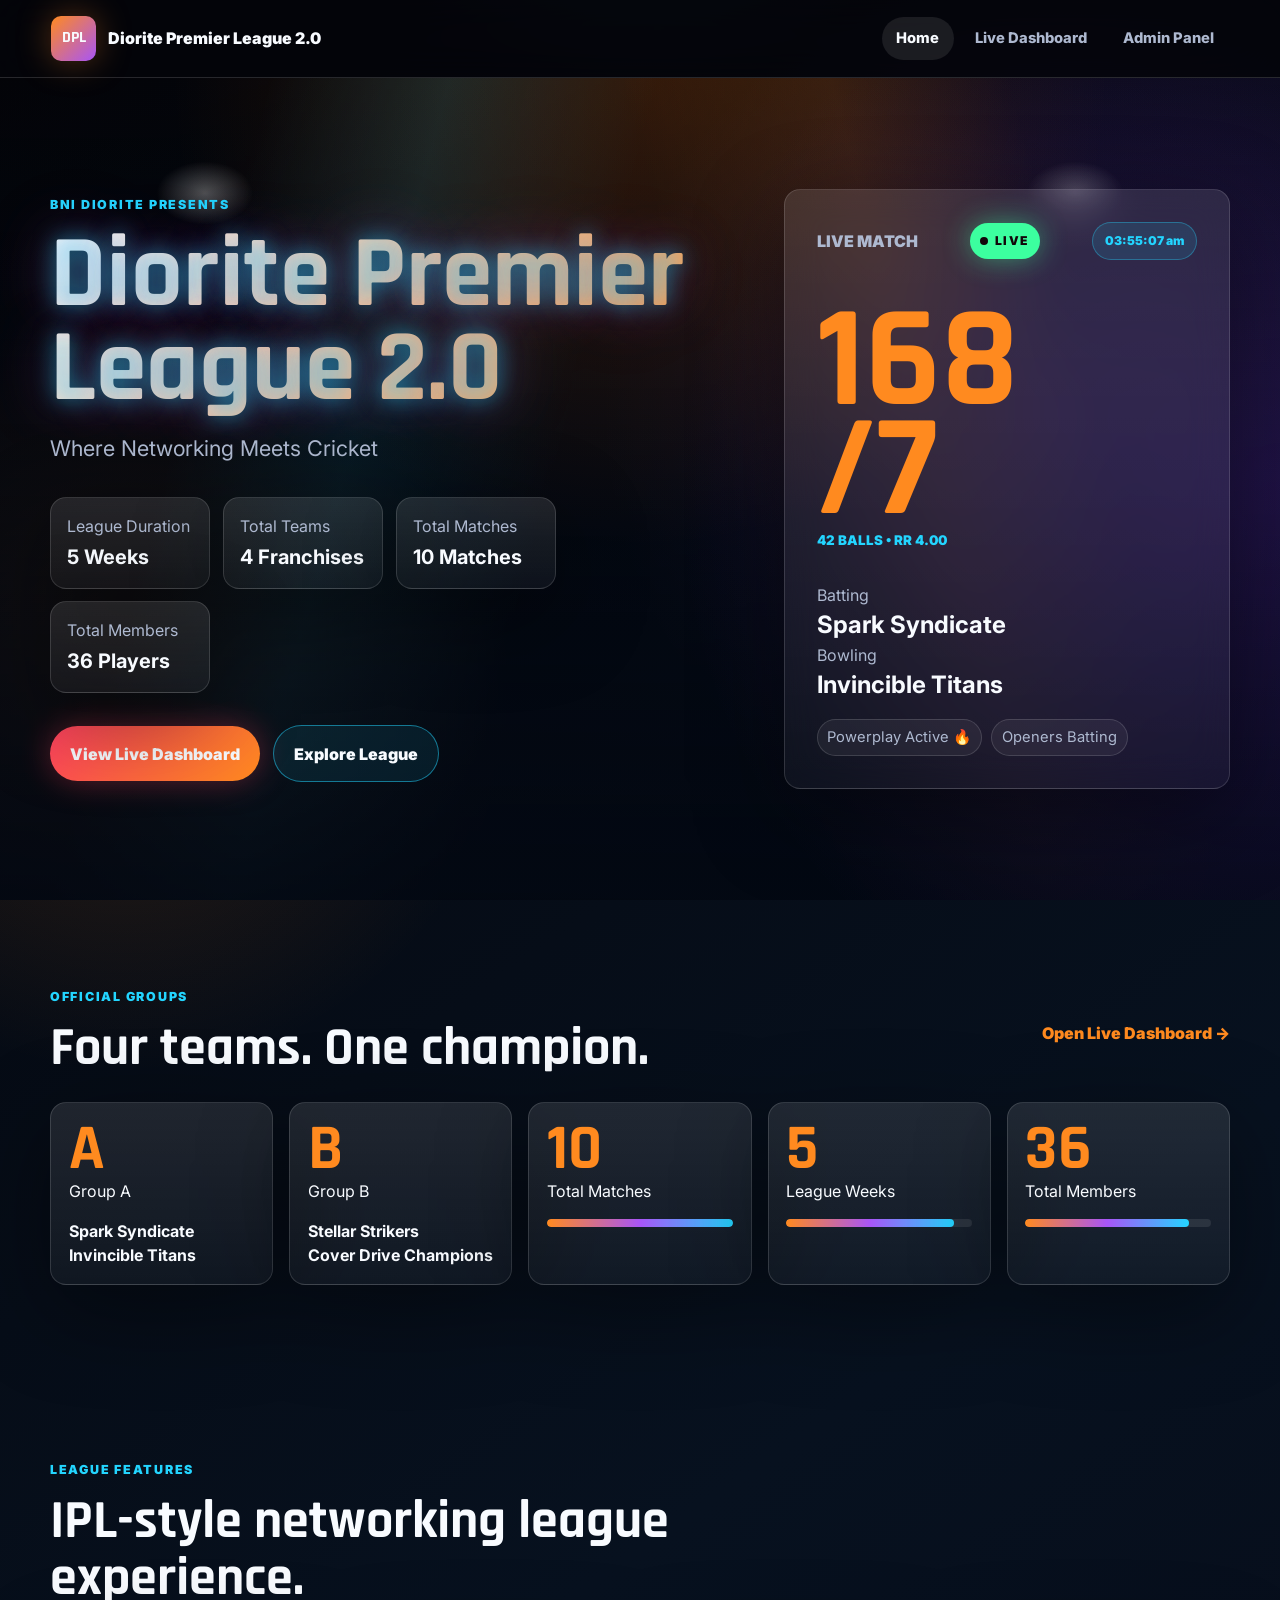
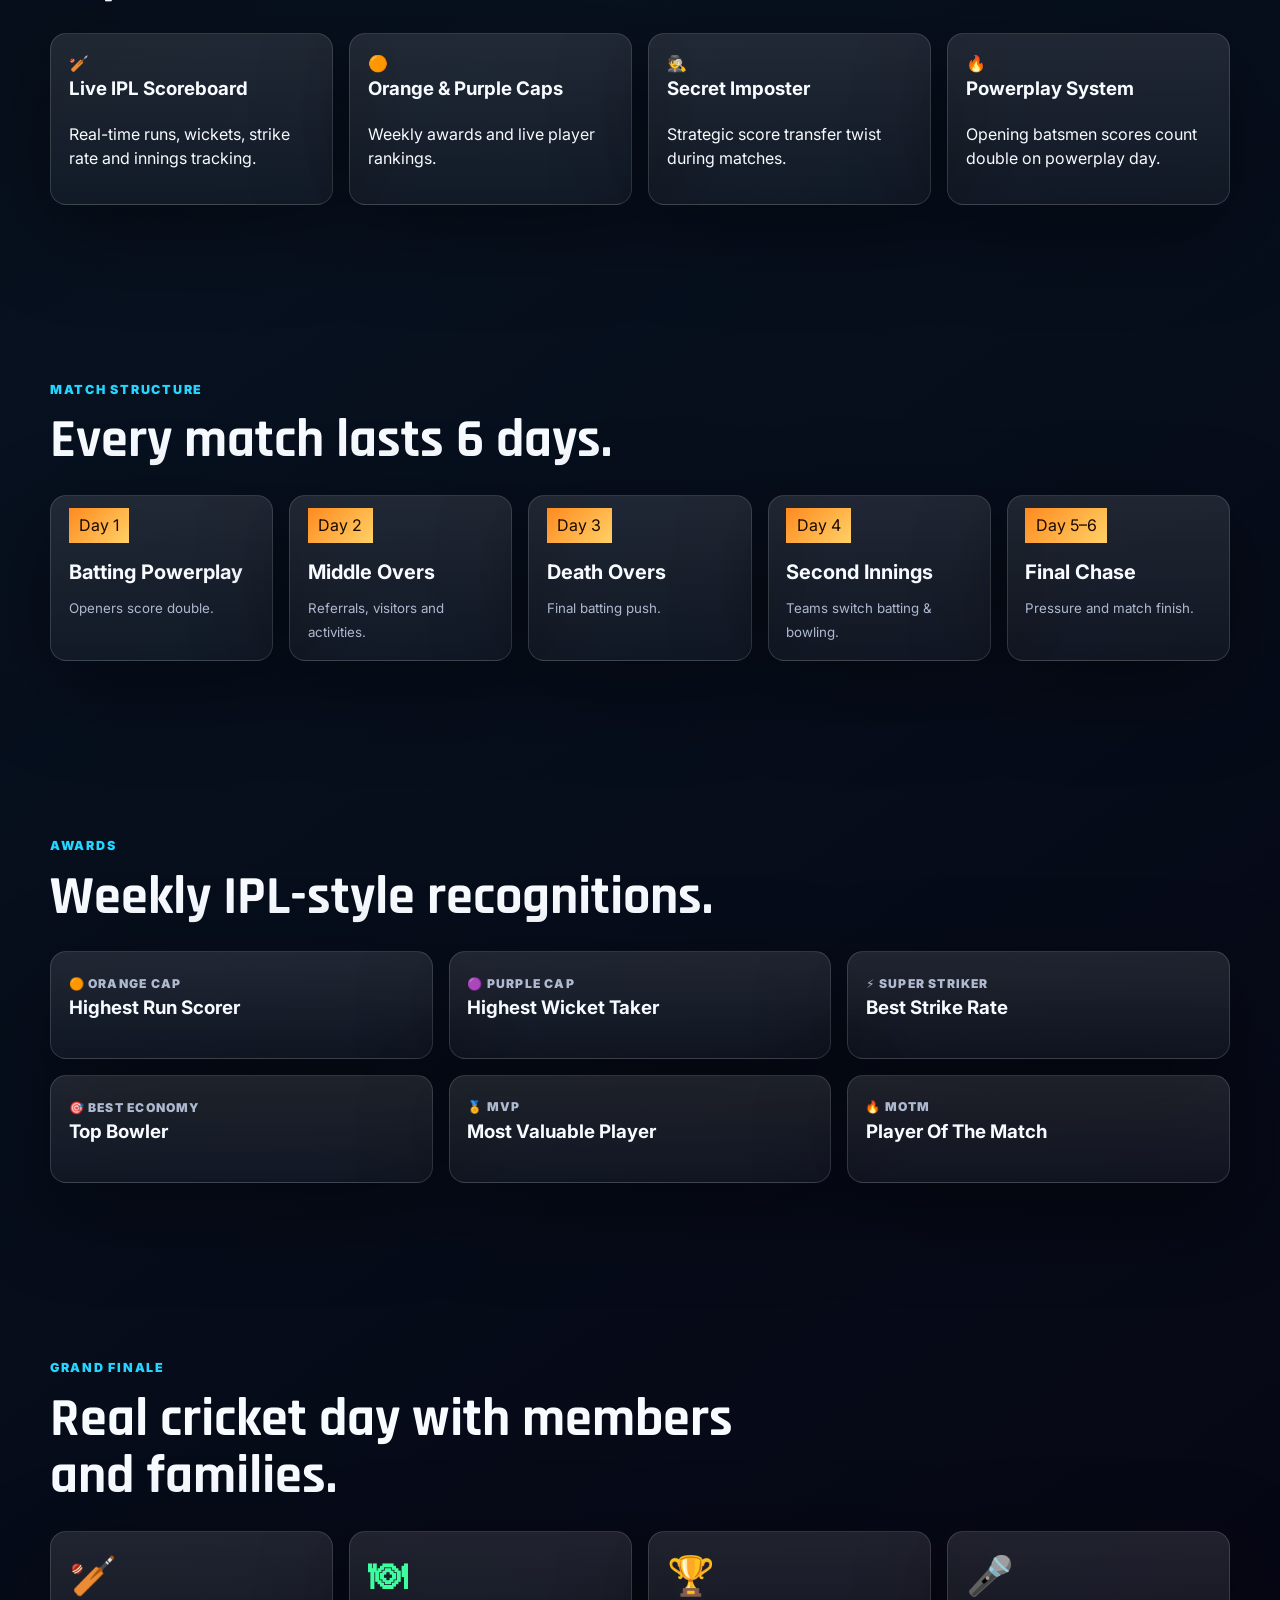
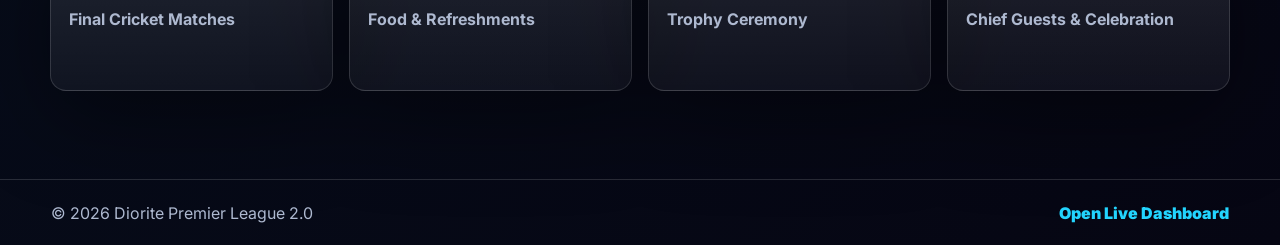
<file: index.html>
<!DOCTYPE html>
<html lang="en">
  <head>
    <meta charset="UTF-8" />
    <meta name="viewport" content="width=device-width, initial-scale=1.0" />

    <title>Diorite Premier League 2.0</title>

    <meta
      name="description"
      content="Official website of Diorite Premier League 2.0 — IPL-style networking league by BNI Diorite."
    />

    <link rel="preconnect" href="https://fonts.googleapis.com" />
    <link rel="preconnect" href="https://fonts.gstatic.com" crossorigin />

    <link
      href="https://fonts.googleapis.com/css2?family=Inter:wght@400;500;600;700;800;900&family=Rajdhani:wght@600;700&display=swap"
      rel="stylesheet"
    />

    <link rel="stylesheet" href="style.css" />
  </head>

  <body>
    <header class="site-header">
      <a class="brand" href="index.html">
        <span class="brand-mark">DPL</span>
        <span>Diorite Premier League 2.0</span>
      </a>

      <nav class="nav-links">
        <a href="index.html" aria-current="page">Home</a>
        <a href="dashboard.html">Live Dashboard</a>
        <a href="admin.html">Admin Panel</a>
      </nav>
    </header>

    <main>
      <section class="home-hero">
        <div class="stadium-lights"></div>
        <div class="hero-overlay"></div>

        <div class="hero-grid section-shell">
          <div class="reveal">
            <p class="eyebrow">BNI Diorite Presents</p>

            <h1 class="glow-title" id="leagueTitle">
              Diorite Premier League 2.0
            </h1>

            <p class="hero-subtitle" id="leagueSubtitle">
              Where networking meets cricket.
            </p>

            <div class="fixture-strip">
              <div>
                <span>League Duration</span>
                <strong>5 Weeks</strong>
              </div>

              <div>
                <span>Total Teams</span>
                <strong>4 Franchises</strong>
              </div>

              <div>
                <span>Total Matches</span>
                <strong>10 Matches</strong>
              </div>

              <div>
                <span>Total Members</span>
                <strong>36 Players</strong>
              </div>
            </div>

            <div class="hero-actions">
              <a class="btn btn-live" href="dashboard.html">
                View Live Dashboard
              </a>

              <a class="btn btn-outline" href="#groups">
                Explore League
              </a>
            </div>
          </div>

          <aside class="broadcast-card reveal delay-1">
            <div class="broadcast-topline">
              <span>LIVE MATCH</span>
              <span class="live-dot">LIVE</span>
            </div>

            <div class="broadcast-score">
              <span>168<span class="wicket">/7</span></span>
              <small>42 BALLS • RR 4.00</small>
            </div>

            <div class="broadcast-lower">
              <div>
                <span>Batting</span>
                <strong>Spark Syndicate</strong>
              </div>

              <div>
                <span>Bowling</span>
                <strong>Invincible Titans</strong>
              </div>
            </div>

            <div class="score-meta">
              <span>Powerplay Active 🔥</span>
              <span>Openers Batting</span>
            </div>
          </aside>
        </div>
      </section>

      <section class="section-shell reveal" id="groups">
        <div class="section-heading split-heading">
          <div>
            <p class="eyebrow">Official Groups</p>
            <h2>Four teams. One champion.</h2>
          </div>

          <a class="text-link" href="dashboard.html">
            Open Live Dashboard →
          </a>
        </div>

        <div class="overview-grid">
          <article class="glass-stat">
            <span class="stat-number">A</span>
            <p>Group A</p>
            <strong>Spark Syndicate</strong>
            <br />
            <strong>Invincible Titans</strong>
          </article>

          <article class="glass-stat">
            <span class="stat-number">B</span>
            <p>Group B</p>
            <strong>Stellar Strikers</strong>
            <br />
            <strong>Cover Drive Champions</strong>
          </article>

          <article class="glass-stat">
            <span class="stat-number">10</span>
            <p>Total Matches</p>

            <div class="rating-track">
              <span class="rating-bar" style="width: 100%"></span>
            </div>
          </article>

          <article class="glass-stat">
            <span class="stat-number">5</span>
            <p>League Weeks</p>

            <div class="rating-track">
              <span class="rating-bar" style="width: 90%"></span>
            </div>
          </article>

          <article class="glass-stat">
            <span class="stat-number">36</span>
            <p>Total Members</p>

            <div class="rating-track">
              <span class="rating-bar" style="width: 88%"></span>
            </div>
          </article>
        </div>
      </section>

      <section class="section-shell reveal">
        <div class="section-heading">
          <p class="eyebrow">League Features</p>
          <h2>IPL-style networking league experience.</h2>
        </div>

        <div class="player-grid">
          <article class="player-card">
            <span>🏏</span>
            <h3>Live IPL Scoreboard</h3>
            <p>Real-time runs, wickets, strike rate and innings tracking.</p>
          </article>

          <article class="player-card">
            <span>🟠</span>
            <h3>Orange & Purple Caps</h3>
            <p>Weekly awards and live player rankings.</p>
          </article>

          <article class="player-card">
            <span>🕵️</span>
            <h3>Secret Imposter</h3>
            <p>Strategic score transfer twist during matches.</p>
          </article>

          <article class="player-card">
            <span>🔥</span>
            <h3>Powerplay System</h3>
            <p>Opening batsmen scores count double on powerplay day.</p>
          </article>
        </div>
      </section>

      <section class="section-shell reveal">
        <div class="section-heading">
          <p class="eyebrow">Match Structure</p>
          <h2>Every match lasts 6 days.</h2>
        </div>

        <div class="timeline">
          <article class="timeline-card">
            <span class="day-pill">Day 1</span>
            <strong>Batting Powerplay</strong>
            <small>Openers score double.</small>
          </article>

          <article class="timeline-card">
            <span class="day-pill">Day 2</span>
            <strong>Middle Overs</strong>
            <small>Referrals, visitors and activities.</small>
          </article>

          <article class="timeline-card">
            <span class="day-pill">Day 3</span>
            <strong>Death Overs</strong>
            <small>Final batting push.</small>
          </article>

          <article class="timeline-card">
            <span class="day-pill">Day 4</span>
            <strong>Second Innings</strong>
            <small>Teams switch batting & bowling.</small>
          </article>

          <article class="timeline-card">
            <span class="day-pill">Day 5–6</span>
            <strong>Final Chase</strong>
            <small>Pressure and match finish.</small>
          </article>
        </div>
      </section>

      <section class="section-shell reveal">
        <div class="section-heading">
          <p class="eyebrow">Awards</p>
          <h2>Weekly IPL-style recognitions.</h2>
        </div>

        <div class="award-grid">
          <article class="award-card">
            <span class="award-badge">🟠 ORANGE CAP</span>
            <h3>Highest Run Scorer</h3>
          </article>

          <article class="award-card">
            <span class="award-badge">🟣 PURPLE CAP</span>
            <h3>Highest Wicket Taker</h3>
          </article>

          <article class="award-card">
            <span class="award-badge">⚡ SUPER STRIKER</span>
            <h3>Best Strike Rate</h3>
          </article>

          <article class="award-card">
            <span class="award-badge">🎯 BEST ECONOMY</span>
            <h3>Top Bowler</h3>
          </article>

          <article class="award-card">
            <span class="award-badge">🏅 MVP</span>
            <h3>Most Valuable Player</h3>
          </article>

          <article class="award-card">
            <span class="award-badge">🔥 MOTM</span>
            <h3>Player Of The Match</h3>
          </article>
        </div>
      </section>

      <section class="section-shell reveal">
        <div class="section-heading">
          <p class="eyebrow">Grand Finale</p>
          <h2>Real cricket day with members and families.</h2>
        </div>

        <div class="score-tile-grid">
          <article class="score-tile accent-orange">
            <span>🏏</span>
            <strong>Final Cricket Matches</strong>
          </article>

          <article class="score-tile accent-green">
            <span>🍽</span>
            <strong>Food & Refreshments</strong>
          </article>

          <article class="score-tile accent-purple">
            <span>🏆</span>
            <strong>Trophy Ceremony</strong>
          </article>

          <article class="score-tile accent-blue">
            <span>🎤</span>
            <strong>Chief Guests & Celebration</strong>
          </article>
        </div>
      </section>
    </main>

    <footer class="site-footer">
      <span>© 2026 Diorite Premier League 2.0</span>

      <a href="dashboard.html">
        Open Live Dashboard
      </a>
    </footer>

    <script src="script.js"></script>
  </body>
</html>
</file>
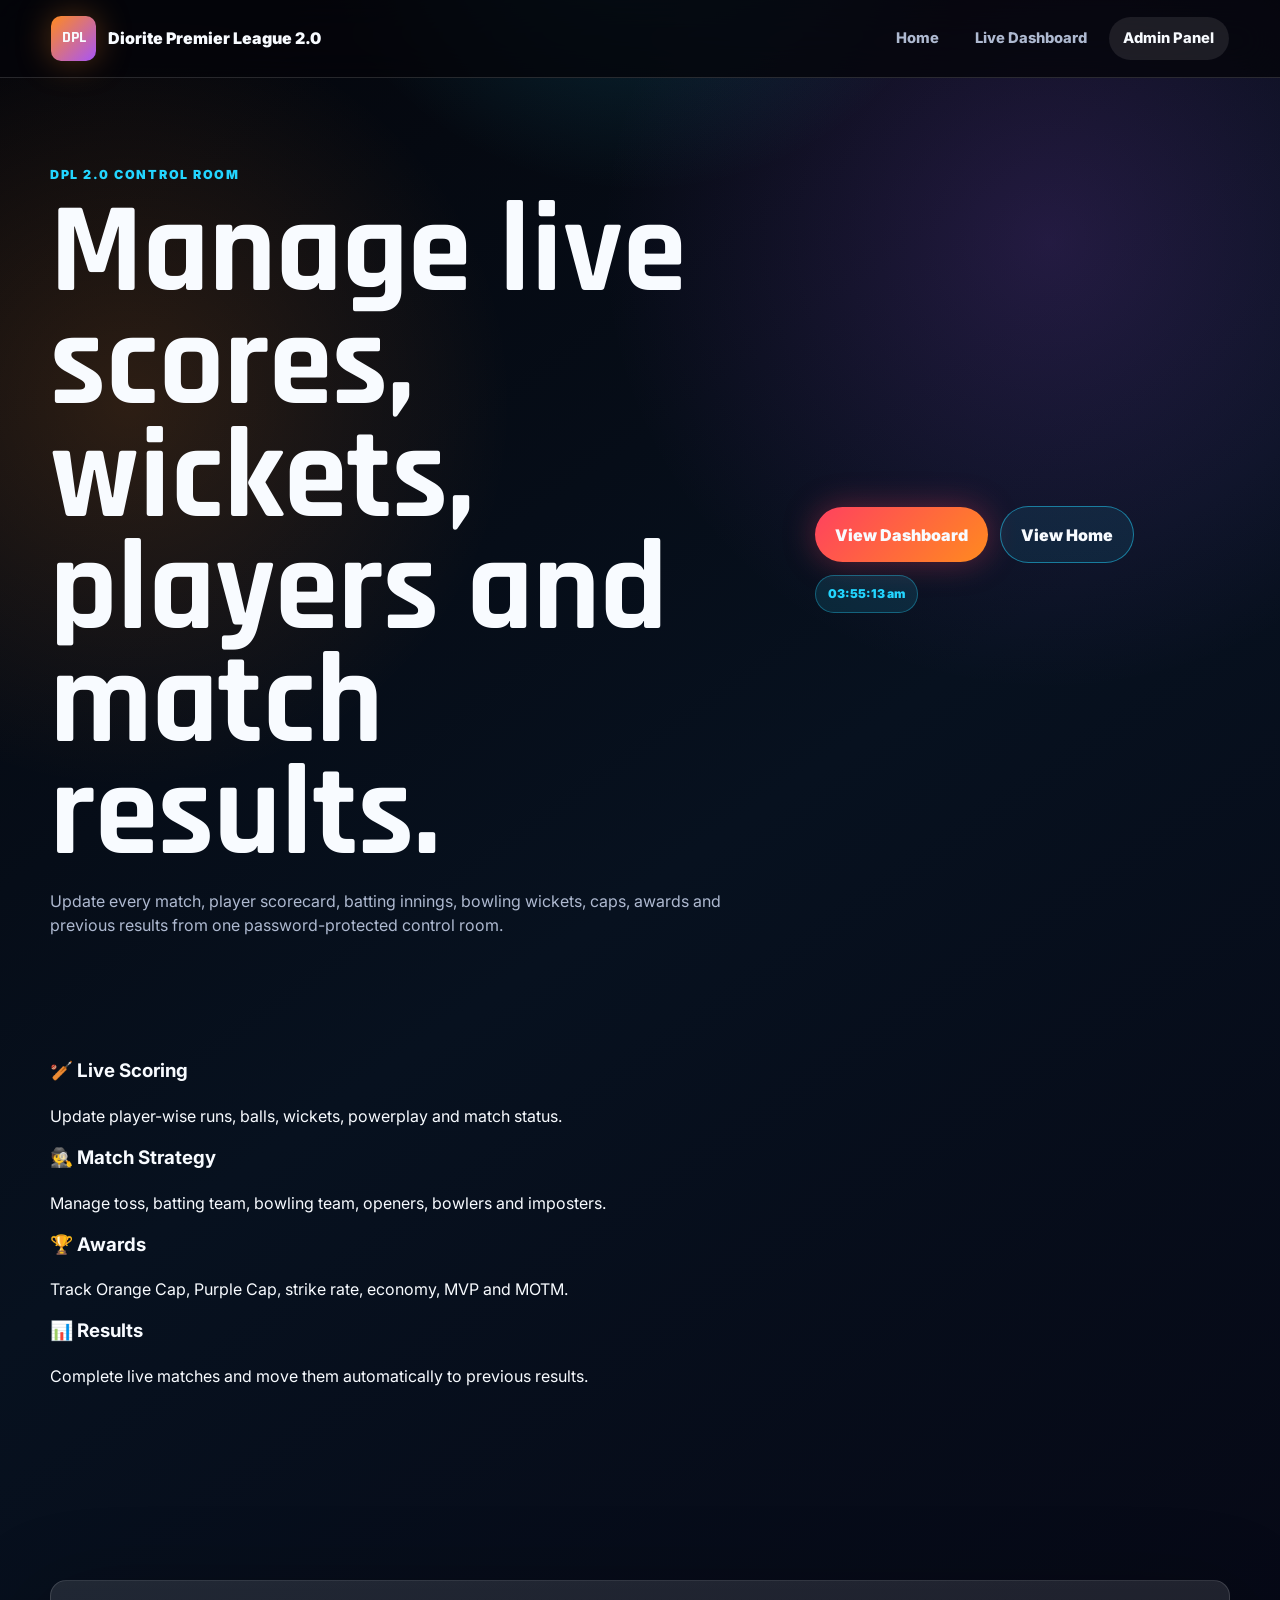
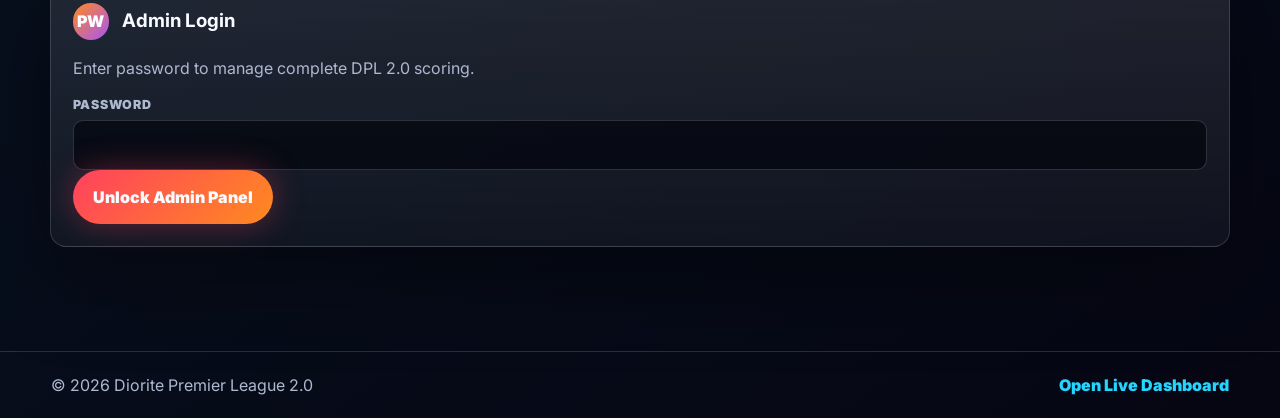
<file: admin.html>
<!DOCTYPE html>
<html lang="en">
  <head>
    <meta charset="UTF-8" />
    <meta name="viewport" content="width=device-width, initial-scale=1.0" />
    <title>DPL Admin Panel | Diorite Premier League 2.0</title>

    <meta
      name="description"
      content="Password-protected admin control room for DPL 2.0 live scores, players, matches and awards."
    />

    <link rel="preconnect" href="https://fonts.googleapis.com" />
    <link rel="preconnect" href="https://fonts.gstatic.com" crossorigin />

    <link
      href="https://fonts.googleapis.com/css2?family=Inter:wght@400;500;600;700;800;900&family=Rajdhani:wght@600;700&display=swap"
      rel="stylesheet"
    />

    <link rel="stylesheet" href="style.css" />
  </head>

  <body>
    <header class="site-header">
      <a class="brand" href="index.html">
        <span class="brand-mark">DPL</span>
        <span>Diorite Premier League 2.0</span>
      </a>

      <nav class="nav-links">
        <a href="index.html">Home</a>
        <a href="dashboard.html">Live Dashboard</a>
        <a href="admin.html" aria-current="page">Admin Panel</a>
      </nav>
    </header>

    <main>
      <section class="admin-hero section-shell reveal">
        <div>
          <p class="eyebrow">DPL 2.0 Control Room</p>
          <h1>Manage live scores, wickets, players and match results.</h1>

          <p class="admin-note">
            Update every match, player scorecard, batting innings, bowling wickets,
            caps, awards and previous results from one password-protected control room.
          </p>
        </div>

        <div class="admin-page-actions">
          <a class="btn btn-live" href="dashboard.html">View Dashboard</a>
          <a class="btn btn-outline" href="index.html">View Home</a>
        </div>
      </section>

      <section class="section-shell quick-actions">
        <div class="action-card">
          <h3>🏏 Live Scoring</h3>
          <p>Update player-wise runs, balls, wickets, powerplay and match status.</p>
        </div>

        <div class="action-card">
          <h3>🕵️ Match Strategy</h3>
          <p>Manage toss, batting team, bowling team, openers, bowlers and imposters.</p>
        </div>

        <div class="action-card">
          <h3>🏆 Awards</h3>
          <p>Track Orange Cap, Purple Cap, strike rate, economy, MVP and MOTM.</p>
        </div>

        <div class="action-card">
          <h3>📊 Results</h3>
          <p>Complete live matches and move them automatically to previous results.</p>
        </div>
      </section>

      <section class="section-shell reveal">
        <form class="admin-form" id="adminForm">
          <div class="loading-card">Loading Admin Controls...</div>
        </form>
      </section>
    </main>

    <footer class="site-footer">
      <span>© 2026 Diorite Premier League 2.0</span>
      <a href="dashboard.html">Open Live Dashboard</a>
    </footer>

    <script src="script.js"></script>
  </body>
</html>
</file>
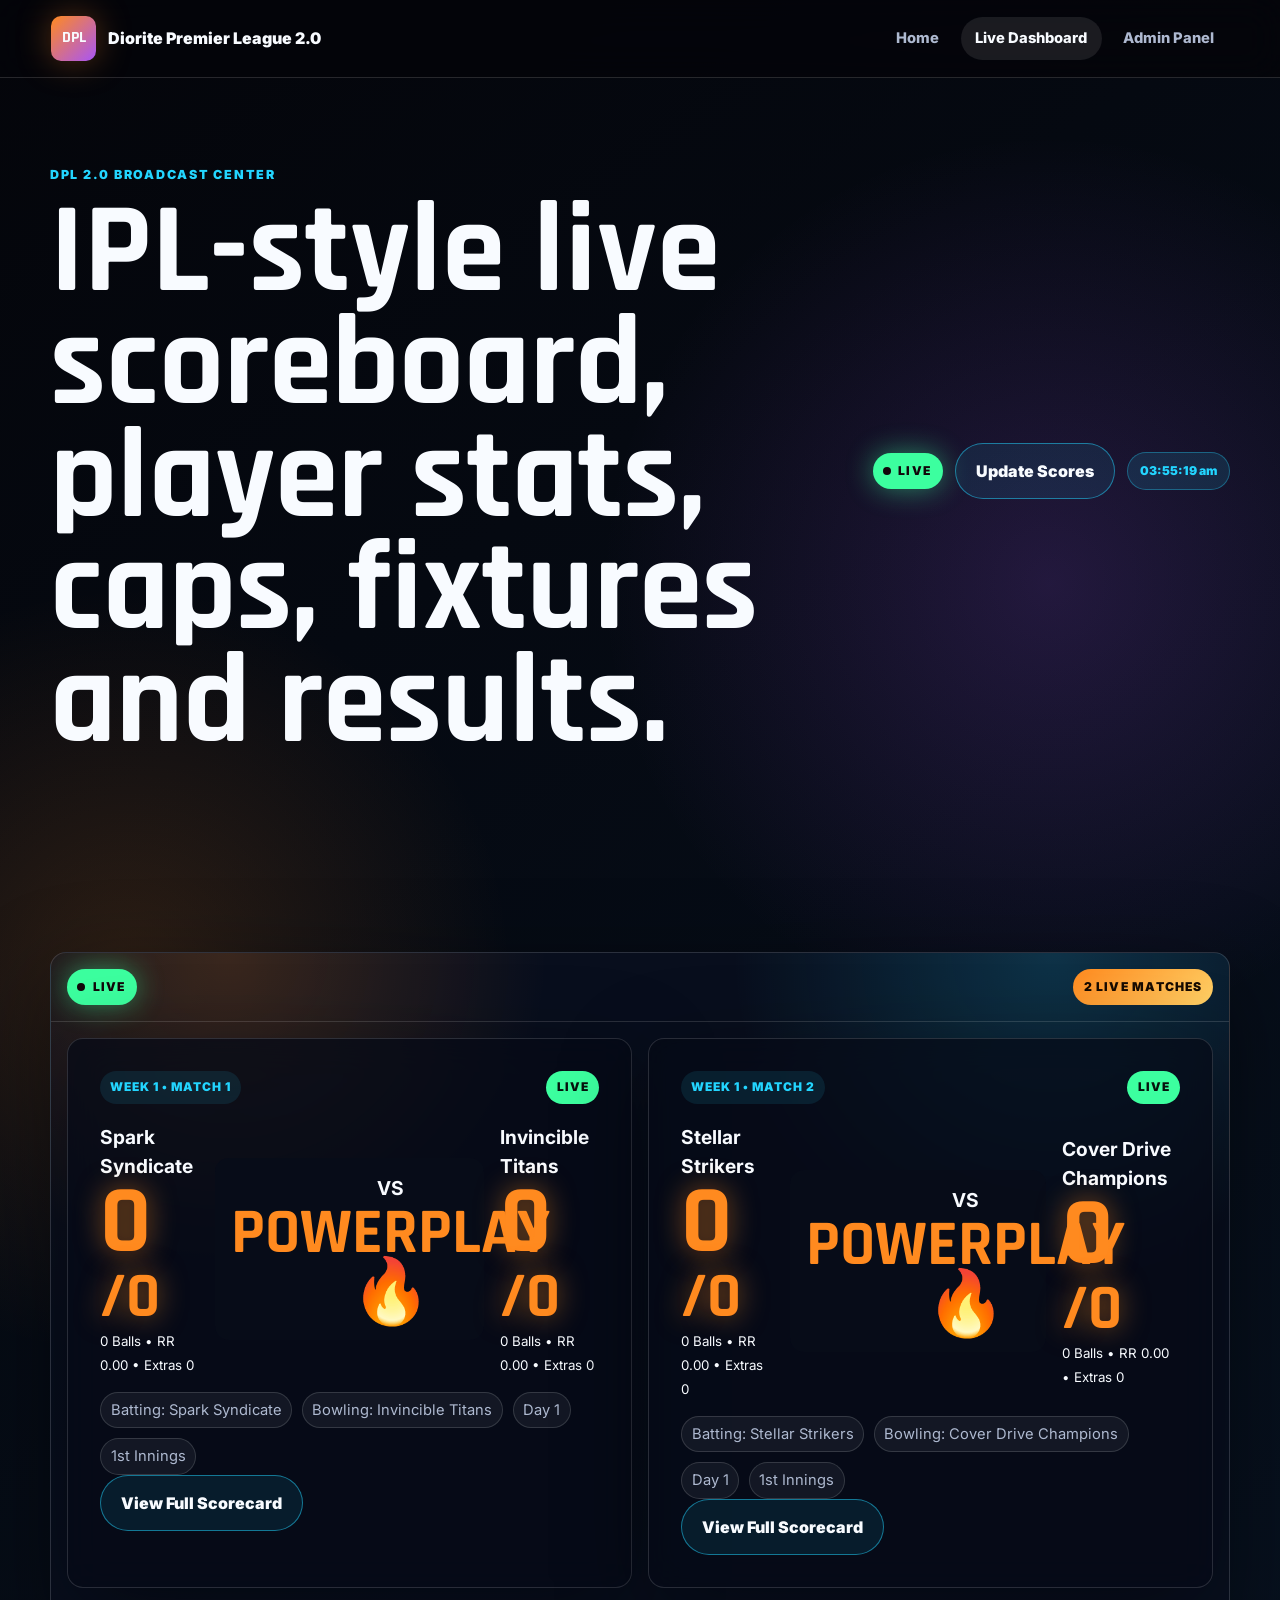
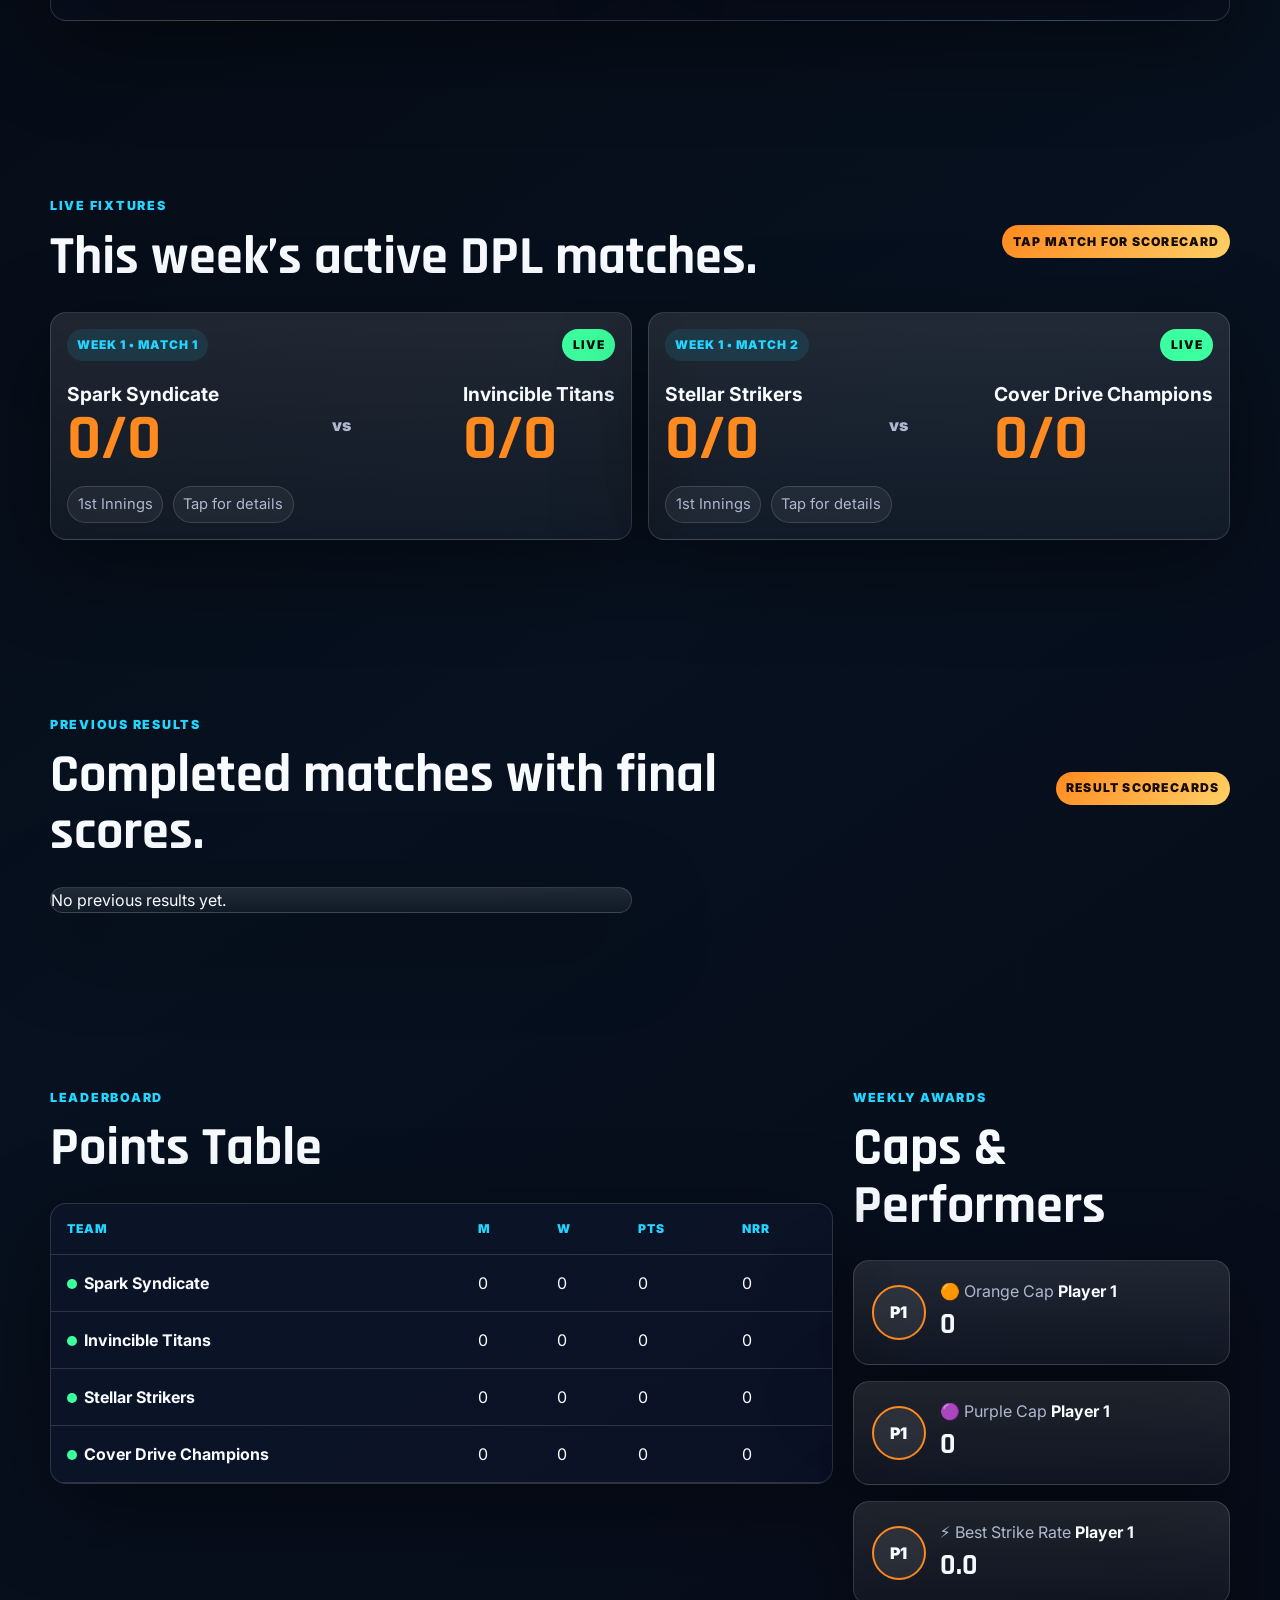
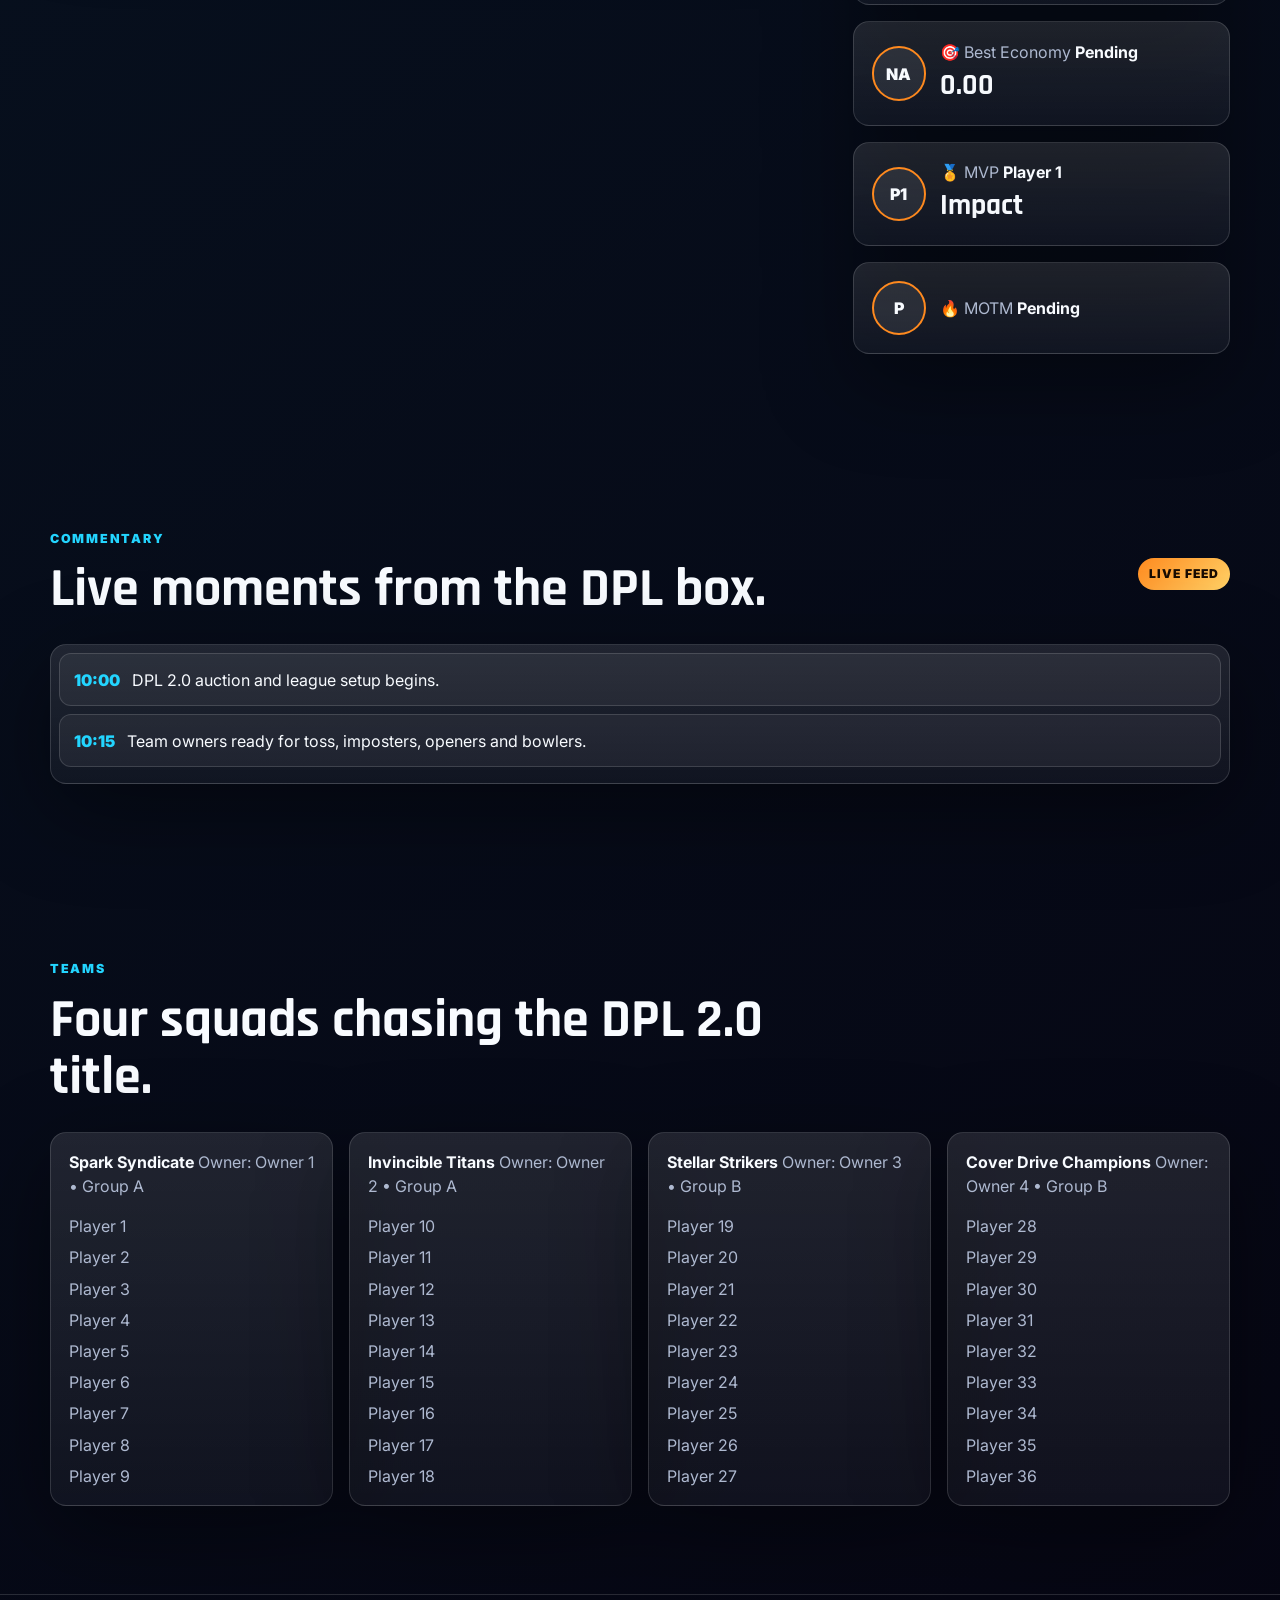
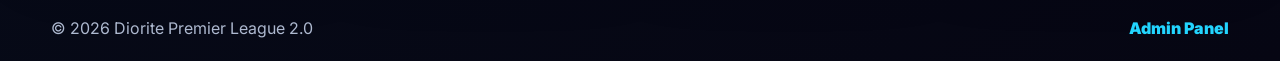
<file: dashboard.html>
<!DOCTYPE html>
<html lang="en">
  <head>
    <meta charset="UTF-8" />
    <meta name="viewport" content="width=device-width, initial-scale=1.0" />
    <title>DPL 2.0 Live Dashboard</title>

    <meta
      name="description"
      content="Live scoreboard, leaderboard, caps, fixtures and commentary for Diorite Premier League 2.0."
    />

    <link rel="preconnect" href="https://fonts.googleapis.com" />
    <link rel="preconnect" href="https://fonts.gstatic.com" crossorigin />

    <link
      href="https://fonts.googleapis.com/css2?family=Inter:wght@400;500;600;700;800;900&family=Rajdhani:wght@600;700&display=swap"
      rel="stylesheet"
    />

    <link rel="stylesheet" href="style.css" />
  </head>

  <body>
    <header class="site-header">
      <a class="brand" href="index.html">
        <span class="brand-mark">DPL</span>
        <span>Diorite Premier League 2.0</span>
      </a>

      <nav class="nav-links">
        <a href="index.html">Home</a>
        <a href="dashboard.html" aria-current="page">Live Dashboard</a>
        <a href="admin.html">Admin Panel</a>
      </nav>
    </header>

    <main>
      <section class="dashboard-hero section-shell reveal">
        <div>
          <p class="eyebrow">DPL 2.0 Broadcast Center</p>
          <h1>IPL-style live scoreboard, player stats, caps, fixtures and results.</h1>
        </div>

        <div class="dashboard-top-actions">
          <span class="live-badge">LIVE</span>
          <a class="btn btn-outline" href="admin.html">Update Scores</a>
        </div>
      </section>

      <section class="section-shell reveal">
        <div
          class="broadcast-scoreboard"
          id="scoreboard"
          aria-live="polite"
        >
          <div class="loading-card">Loading live scoreboard...</div>
        </div>
      </section>

      <section class="section-shell reveal">
        <div class="section-heading split-heading">
          <div>
            <p class="eyebrow">Live Fixtures</p>
            <h2>This week’s active DPL matches.</h2>
          </div>
          <span class="powerplay-chip">Tap Match For Scorecard</span>
        </div>

        <div class="weekly-fixtures" id="weeklyFixtures">
          <div class="loading-card">Loading live fixtures...</div>
        </div>
      </section>

      <section class="section-shell reveal">
        <div class="section-heading split-heading">
          <div>
            <p class="eyebrow">Previous Results</p>
            <h2>Completed matches with final scores.</h2>
          </div>
          <span class="powerplay-chip">Result Scorecards</span>
        </div>

        <div class="weekly-fixtures" id="completedMatches">
          <div class="loading-card">Loading previous results...</div>
        </div>
      </section>

      <section class="section-shell dashboard-grid reveal">
        <div>
          <div class="section-heading compact">
            <p class="eyebrow">Leaderboard</p>
            <h2>Points Table</h2>
          </div>

          <div class="table-wrap">
            <table>
              <thead>
                <tr>
                  <th>Team</th>
                  <th>M</th>
                  <th>W</th>
                  <th>PTS</th>
                  <th>NRR</th>
                </tr>
              </thead>

              <tbody id="leaderboardBody">
                <tr>
                  <td colspan="5">Loading leaderboard...</td>
                </tr>
              </tbody>
            </table>
          </div>
        </div>

        <aside>
          <div class="section-heading compact">
            <p class="eyebrow">Weekly Awards</p>
            <h2>Caps & Performers</h2>
          </div>

          <div class="caps-stack" id="capsStack">
            <div class="loading-card">Loading awards...</div>
          </div>
        </aside>
      </section>

      <section class="section-shell reveal">
        <div class="section-heading split-heading">
          <div>
            <p class="eyebrow">Commentary</p>
            <h2>Live moments from the DPL box.</h2>
          </div>
          <span class="powerplay-chip">Live Feed</span>
        </div>

        <div
          class="commentary-feed"
          id="commentaryFeed"
          aria-live="polite"
        >
          <div class="loading-card">Loading commentary...</div>
        </div>
      </section>

      <section class="section-shell reveal" id="teams">
        <div class="section-heading">
          <p class="eyebrow">Teams</p>
          <h2>Four squads chasing the DPL 2.0 title.</h2>
        </div>

        <div class="teams-grid" id="teamsGrid">
          <div class="loading-card">Loading teams...</div>
        </div>
      </section>
    </main>

    <footer class="site-footer">
      <span>© 2026 Diorite Premier League 2.0</span>
      <a href="admin.html">Admin Panel</a>
    </footer>

    <script src="script.js"></script>
  </body>
</html>
</file>
<file: style.css>
:root {
  --black: #04050a;
  --navy: #07111f;
  --glass: rgba(14, 22, 43, 0.72);
  --line: rgba(255, 255, 255, 0.14);
  --text: #f8fbff;
  --muted: #aeb9d0;
  --orange: #ff8a1f;
  --purple: #a855f7;
  --blue: #23d5ff;
  --green: #3cff9f;
  --red: #ff415f;
  --gold: #ffd166;
  --shadow: 0 26px 90px rgba(0, 0, 0, 0.42);
}

* {
  box-sizing: border-box;
}

html {
  scroll-behavior: smooth;
}

body {
  margin: 0;
  min-height: 100vh;
  overflow-x: hidden;
  background:
    radial-gradient(circle at 50% -8%, rgba(35, 213, 255, 0.24), transparent 22rem),
    radial-gradient(circle at 82% 12%, rgba(168, 85, 247, 0.18), transparent 28rem),
    radial-gradient(circle at 10% 20%, rgba(255, 138, 31, 0.16), transparent 24rem),
    linear-gradient(145deg, var(--black), var(--navy) 46%, #060613);
  color: var(--text);
  font-family: Inter, system-ui, sans-serif;
  line-height: 1.5;
}

a {
  color: inherit;
  text-decoration: none;
}

button,
input,
textarea,
select {
  font: inherit;
}

.site-header {
  position: sticky;
  top: 0;
  z-index: 100;
  display: flex;
  align-items: center;
  justify-content: space-between;
  gap: 1rem;
  padding: 1rem clamp(1rem, 4vw, 3.8rem);
  border-bottom: 1px solid var(--line);
  background: rgba(4, 5, 10, 0.78);
  backdrop-filter: blur(18px);
}

.brand,
.nav-links,
.hero-actions,
.fixture-strip,
.split-heading,
.dashboard-hero,
.broadcast-topline,
.score-meta,
.commentary-item,
.fixture-card-top,
.fixture-score-row,
.admin-hero,
.admin-toolbar,
.admin-toolbar-actions,
.admin-section-title,
.admin-actions,
.admin-page-actions {
  display: flex;
  align-items: center;
}

.brand {
  gap: 0.75rem;
  font-weight: 900;
}

.brand-mark {
  display: grid;
  width: 2.8rem;
  height: 2.8rem;
  place-items: center;
  border-radius: 10px;
  background: linear-gradient(135deg, var(--orange), var(--purple));
  box-shadow: 0 0 34px rgba(255, 138, 31, 0.34);
  font-family: Rajdhani, Inter, sans-serif;
  font-weight: 700;
}

.nav-links {
  gap: 0.45rem;
  flex-wrap: wrap;
}

.nav-links a {
  border-radius: 999px;
  padding: 0.65rem 0.9rem;
  color: var(--muted);
  font-size: 0.92rem;
  font-weight: 800;
}

.nav-links a:hover,
.nav-links a[aria-current="page"] {
  background: rgba(255, 255, 255, 0.09);
  color: var(--text);
}

.section-shell {
  width: min(1180px, calc(100% - 2rem));
  margin: 0 auto;
  padding: clamp(3rem, 7vw, 5.5rem) 0;
}

.home-hero {
  position: relative;
  overflow: hidden;
  min-height: calc(100vh - 4.85rem);
}

.stadium-lights {
  position: absolute;
  inset: 0;
  background:
    radial-gradient(ellipse at 16% 14%, rgba(255, 255, 255, 0.42), transparent 3rem),
    radial-gradient(ellipse at 84% 14%, rgba(255, 255, 255, 0.4), transparent 3rem),
    linear-gradient(105deg, transparent 0 18%, rgba(35, 213, 255, 0.16) 30%, transparent 44%),
    linear-gradient(255deg, transparent 0 18%, rgba(255, 138, 31, 0.14) 30%, transparent 44%);
}

.hero-overlay {
  position: absolute;
  inset: 0;
  background:
    radial-gradient(circle at top, rgba(255, 106, 0, 0.18), transparent 45%),
    radial-gradient(circle at right, rgba(123, 47, 247, 0.18), transparent 45%),
    linear-gradient(to bottom, rgba(0, 0, 0, 0.2), rgba(3, 8, 18, 0.92));
  z-index: 1;
  pointer-events: none;
}

.hero-grid {
  position: relative;
  z-index: 2;
  display: grid;
  grid-template-columns: minmax(0, 1.2fr) minmax(300px, 0.8fr);
  gap: clamp(2rem, 5vw, 4.5rem);
  min-height: calc(100vh - 4.85rem);
  align-items: center;
}

.eyebrow {
  margin: 0 0 0.8rem;
  color: var(--blue);
  font-size: 0.78rem;
  font-weight: 900;
  letter-spacing: 0.14em;
  text-transform: uppercase;
}

h1,
h2,
h3,
p {
  margin-top: 0;
}

h1,
h2,
.score-number,
.broadcast-score span,
.stat-number {
  font-family: Rajdhani, Inter, sans-serif;
}

h1 {
  max-width: 780px;
  margin-bottom: 1rem;
  font-size: clamp(4rem, 10vw, 8rem);
  line-height: 0.88;
}

h2 {
  max-width: 760px;
  margin-bottom: 0;
  font-size: clamp(2rem, 5vw, 3.4rem);
  line-height: 1.05;
}

.glow-title {
  font-size: clamp(52px, 8vw, 104px);
  line-height: 0.92;
  background: linear-gradient(135deg, #ffffff, var(--orange));
  -webkit-background-clip: text;
  -webkit-text-fill-color: transparent;
  text-shadow:
    0 0 22px rgba(35, 213, 255, 0.55),
    0 0 54px rgba(168, 85, 247, 0.38),
    0 0 90px rgba(255, 138, 31, 0.22);
}

.hero-subtitle {
  max-width: 620px;
  color: var(--muted);
  font-size: clamp(1.1rem, 2vw, 1.35rem);
}

.fixture-strip {
  flex-wrap: wrap;
  gap: 0.8rem;
  margin: 2rem 0;
}

.fixture-strip div,
.glass-stat,
.player-card,
.timeline-card,
.score-tile,
.award-card,
.broadcast-card,
.score-panel,
.table-wrap,
.cap-card,
.team-card,
.commentary-feed,
.loading-card,
.admin-login,
.admin-match-card,
.admin-toolbar,
.admin-panel-card,
.admin-login-card,
.broadcast-scoreboard,
.fixture-card {
  border: 1px solid var(--line);
  border-radius: 16px;
  background: linear-gradient(180deg, rgba(255, 255, 255, 0.105), rgba(255, 255, 255, 0.045));
  box-shadow: var(--shadow);
  backdrop-filter: blur(18px);
}

.fixture-strip div {
  min-width: 10rem;
  padding: 1rem;
}

.fixture-strip span,
.broadcast-topline,
.broadcast-lower span,
.player-card span,
.timeline-card small,
.award-card span,
.cap-card span,
.team-card span {
  color: var(--muted);
}

.fixture-strip strong {
  display: block;
  margin-top: 0.25rem;
  font-size: 1.25rem;
}

.hero-actions {
  flex-wrap: wrap;
  gap: 0.8rem;
}

.btn {
  display: inline-flex;
  min-height: 3.25rem;
  align-items: center;
  justify-content: center;
  border: 0;
  border-radius: 999px;
  padding: 0.95rem 1.25rem;
  color: var(--text);
  cursor: pointer;
  font-weight: 900;
}

.btn-live {
  background: linear-gradient(135deg, var(--red), var(--orange));
  box-shadow: 0 0 32px rgba(255, 65, 95, 0.35);
}

.btn-outline {
  border: 1px solid rgba(35, 213, 255, 0.5);
  background: rgba(35, 213, 255, 0.09);
}

.btn:hover,
.fixture-card:hover,
.player-card:hover,
.award-card:hover,
.cap-card:hover,
.glass-stat:hover {
  transform: translateY(-4px);
}

.broadcast-card {
  position: relative;
  overflow: hidden;
  padding: clamp(1.25rem, 4vw, 2rem);
}

.broadcast-topline {
  justify-content: space-between;
  gap: 1rem;
  font-weight: 900;
}

.live-dot,
.live-badge,
.powerplay-chip,
.powerplay-badge,
.award-badge {
  display: inline-flex;
  align-items: center;
  width: fit-content;
  border-radius: 999px;
  font-size: 0.76rem;
  font-weight: 900;
  letter-spacing: 0.1em;
  text-transform: uppercase;
}

.live-dot,
.live-badge {
  position: relative;
  padding: 0.55rem 0.75rem 0.55rem 1.6rem;
  color: #12060a;
  background: var(--green);
  box-shadow: 0 0 28px rgba(60, 255, 159, 0.48);
}

.live-dot::before,
.live-badge::before {
  content: "";
  position: absolute;
  left: 0.65rem;
  width: 0.5rem;
  height: 0.5rem;
  border-radius: 50%;
  background: #12060a;
  animation: pulse 1s infinite;
}

.broadcast-score {
  margin: 3rem 0 2rem;
}

.broadcast-score span {
  display: block;
  font-size: clamp(5rem, 14vw, 9rem);
  font-weight: 700;
  line-height: 0.76;
  color: var(--orange);
}

.wicket,
.wickets {
  color: var(--red);
  font-size: 0.48em;
}

.broadcast-score small {
  color: var(--blue);
  font-weight: 900;
}

.broadcast-lower strong {
  display: block;
  font-size: 1.5rem;
}

.section-heading {
  margin-bottom: 1.6rem;
}

.split-heading,
.dashboard-hero {
  justify-content: space-between;
  gap: 1rem;
}

.text-link {
  color: var(--orange);
  font-weight: 900;
}

.overview-grid,
.player-grid,
.timeline,
.score-tile-grid,
.award-grid,
.teams-grid,
.weekly-fixtures,
.scoreboard-fixtures {
  display: grid;
  gap: 1rem;
}

.overview-grid {
  grid-template-columns: repeat(5, minmax(0, 1fr));
}

.player-grid {
  grid-template-columns: repeat(4, minmax(0, 1fr));
}

.timeline {
  grid-template-columns: repeat(5, minmax(0, 1fr));
}

.score-tile-grid {
  grid-template-columns: repeat(4, minmax(0, 1fr));
}

.award-grid {
  grid-template-columns: repeat(3, minmax(0, 1fr));
}

.teams-grid {
  grid-template-columns: repeat(4, minmax(0, 1fr));
}

.weekly-fixtures,
.scoreboard-fixtures {
  grid-template-columns: repeat(2, minmax(0, 1fr));
}

.glass-stat,
.player-card,
.timeline-card,
.score-tile,
.award-card,
.cap-card,
.team-card {
  padding: 1.1rem;
}

.stat-number {
  display: block;
  color: var(--orange);
  font-size: 4rem;
  font-weight: 700;
  line-height: 0.9;
}

.rating-track {
  overflow: hidden;
  height: 0.55rem;
  margin-top: 1rem;
  border-radius: 999px;
  background: rgba(255, 255, 255, 0.09);
}

.rating-bar {
  display: block;
  height: 100%;
  border-radius: inherit;
  background: linear-gradient(90deg, var(--orange), var(--purple), var(--blue));
}

.day-pill,
.powerplay-chip,
.powerplay-badge {
  padding: 0.45rem 0.65rem;
  background: linear-gradient(135deg, var(--orange), var(--gold));
  color: #170b02;
}

.timeline-card strong {
  display: block;
  margin: 1.2rem 0 0.5rem;
  font-size: 1.25rem;
}

.score-tile {
  min-height: 10rem;
}

.score-tile span {
  display: block;
  font-family: Rajdhani, Inter, sans-serif;
  font-size: 2.4rem;
  font-weight: 700;
}

.score-tile strong {
  color: var(--muted);
}

.accent-green span,
.score-tile.accent-green span {
  color: var(--green);
}

.accent-orange span,
.score-tile.accent-orange span {
  color: var(--orange);
}

.accent-red span,
.score-tile.accent-red span {
  color: var(--red);
}

.accent-purple span,
.score-tile.accent-purple span {
  color: var(--purple);
}

.accent-blue span,
.score-tile.accent-blue span {
  color: var(--blue);
}

.formula-ribbon {
  margin-top: 1rem;
  border: 1px solid rgba(35, 213, 255, 0.34);
  border-radius: 14px;
  padding: 1rem;
  background: rgba(35, 213, 255, 0.08);
  color: var(--blue);
  font-family: Rajdhani, Inter, sans-serif;
  font-size: clamp(1.6rem, 4vw, 2.4rem);
  font-weight: 700;
  text-align: center;
}

/* Dashboard */

.dashboard-top-actions {
  display: flex;
  gap: 0.75rem;
  align-items: center;
  flex-wrap: wrap;
}

.broadcast-scoreboard {
  overflow: hidden;
  background:
    radial-gradient(circle at 15% 0%, rgba(255, 138, 31, 0.18), transparent 20rem),
    radial-gradient(circle at 85% 0%, rgba(35, 213, 255, 0.18), transparent 20rem),
    rgba(10, 16, 32, 0.78);
}

.scoreboard-header {
  display: flex;
  justify-content: space-between;
  gap: 1rem;
  border-bottom: 1px solid var(--line);
  padding: 1rem;
  flex-wrap: wrap;
}

.scoreboard-fixtures {
  padding: 1rem;
}

.score-panel {
  margin-bottom: 1rem;
  padding: clamp(1rem, 4vw, 2rem);
  background: rgba(6, 10, 22, 0.74);
}

.score-number {
  color: var(--orange);
  font-size: clamp(3.2rem, 8vw, 6rem);
  font-weight: 700;
  line-height: 0.9;
  text-shadow: 0 0 28px rgba(255, 138, 31, 0.58);
}

.score-center {
  display: grid;
  min-width: 12rem;
  place-items: center;
  padding: 1rem;
  border-radius: 14px;
  background: rgba(8, 12, 26, 0.92);
  text-align: center;
}

.status-line {
  color: var(--green);
  font-weight: 900;
}

.score-meta {
  flex-wrap: wrap;
  gap: 0.6rem;
  margin-top: 1rem;
  color: var(--muted);
  font-size: 0.92rem;
}

.score-meta span {
  border: 1px solid var(--line);
  border-radius: 999px;
  padding: 0.4rem 0.6rem;
  background: rgba(255, 255, 255, 0.055);
}

.fixture-card {
  width: 100%;
  color: var(--text);
  cursor: pointer;
  text-align: left;
  padding: 1rem;
}

.fixture-card-top,
.fixture-score-row {
  justify-content: space-between;
  gap: 1rem;
}

.fixture-tag,
.fixture-status {
  display: inline-flex;
  border-radius: 999px;
  padding: 0.45rem 0.65rem;
  font-size: 0.75rem;
  font-weight: 900;
  letter-spacing: 0.08em;
  text-transform: uppercase;
}

.fixture-tag {
  color: var(--blue);
  background: rgba(35, 213, 255, 0.1);
}

.fixture-status {
  color: #07110d;
  background: var(--green);
}

.fixture-score-row {
  margin-top: 1.2rem;
}

.fixture-score-row strong {
  display: block;
  font-size: 1.2rem;
}

.fixture-score-row span {
  display: block;
  color: var(--orange);
  font-family: Rajdhani, Inter, sans-serif;
  font-size: clamp(2.4rem, 7vw, 4rem);
  font-weight: 700;
  line-height: 0.95;
}

.fixture-score-row em {
  color: var(--muted);
  font-style: normal;
  font-weight: 900;
}

.dashboard-grid {
  display: grid;
  grid-template-columns: minmax(0, 1.35fr) minmax(300px, 0.65fr);
  gap: 1.25rem;
  align-items: start;
}

.table-wrap {
  overflow-x: auto;
  background: var(--glass);
}

table {
  width: 100%;
  min-width: 620px;
  border-collapse: collapse;
}

th,
td {
  padding: 1rem;
  border-bottom: 1px solid var(--line);
  text-align: left;
}

th {
  color: var(--blue);
  font-size: 0.76rem;
  font-weight: 900;
  letter-spacing: 0.09em;
  text-transform: uppercase;
}

tbody tr:hover {
  background: rgba(255, 255, 255, 0.06);
}

.rank-dot {
  display: inline-block;
  width: 0.62rem;
  height: 0.62rem;
  margin-right: 0.45rem;
  border-radius: 50%;
  background: var(--green);
}

.caps-stack {
  display: grid;
  gap: 1rem;
}

.cap-card {
  display: grid;
  grid-template-columns: auto 1fr;
  gap: 0.85rem;
  align-items: center;
}

.avatar {
  display: grid;
  width: 3.4rem;
  height: 3.4rem;
  place-items: center;
  border: 2px solid var(--orange);
  border-radius: 50%;
  background: rgba(255, 255, 255, 0.08);
  font-weight: 900;
}

.metric {
  color: var(--text);
  font-family: Rajdhani, Inter, sans-serif;
  font-size: 1.8rem;
  font-weight: 700;
}

.team-card ul {
  display: grid;
  gap: 0.45rem;
  margin: 1rem 0 0;
  padding: 0;
  color: var(--muted);
  list-style: none;
}

/* Commentary */

.commentary-feed {
  overflow: hidden;
  max-height: 18rem;
  padding: 0.5rem;
}

.commentary-item {
  gap: 0.75rem;
  border: 1px solid var(--line);
  border-radius: 12px;
  padding: 0.85rem;
  background: rgba(255, 255, 255, 0.055);
  margin-bottom: 0.5rem;
}

.commentary-time {
  color: var(--blue);
  font-weight: 900;
  white-space: nowrap;
}

/* Modal */

.modal-open {
  overflow: hidden;
}

.match-modal {
  position: fixed;
  inset: 0;
  z-index: 9999;
  display: grid;
  place-items: center;
  padding: 1rem;
}

.match-modal-backdrop {
  position: absolute;
  inset: 0;
  background: rgba(0, 0, 0, 0.78);
  backdrop-filter: blur(10px);
}

.match-detail-panel {
  position: relative;
  width: min(1050px, 100%);
  max-height: 90vh;
  overflow-y: auto;
  border-radius: 22px;
  padding: 1.4rem;
  background: #07111f;
  border: 1px solid rgba(35, 213, 255, 0.35);
  box-shadow: 0 30px 100px rgba(0, 0, 0, 0.65);
}

.match-detail-header {
  display: flex;
  justify-content: space-between;
  gap: 1rem;
  margin-bottom: 1.2rem;
}

/* Admin */

.admin-hero {
  justify-content: space-between;
  gap: 1.25rem;
  padding-bottom: 1rem;
}

.admin-note {
  max-width: 680px;
  color: var(--muted);
}

.admin-page-actions {
  flex-wrap: wrap;
  gap: 0.75rem;
}

.admin-form,
.admin-rows,
.admin-grid {
  display: grid;
  gap: 1rem;
}

.admin-toolbar {
  justify-content: space-between;
  gap: 1rem;
  padding: 1rem;
}

.admin-toolbar-actions {
  flex-wrap: wrap;
  justify-content: flex-end;
  gap: 0.75rem;
}

.admin-panel-card,
.admin-login-card,
.admin-login,
.admin-match-card {
  padding: clamp(1rem, 3vw, 1.35rem);
  margin-bottom: 1rem;
}

.admin-section-title {
  gap: 0.8rem;
  margin-bottom: 1rem;
}

.admin-section-title span {
  display: grid;
  width: 2.3rem;
  height: 2.3rem;
  place-items: center;
  border-radius: 50%;
  background: linear-gradient(135deg, var(--orange), var(--purple));
  font-weight: 900;
}

.admin-section-title h3 {
  margin: 0;
}

.admin-grid {
  grid-template-columns: repeat(4, minmax(0, 1fr));
}

.admin-row,
.admin-row-fixture,
.admin-row-wide {
  display: grid;
  grid-template-columns: repeat(5, minmax(0, 1fr));
  gap: 0.7rem;
  align-items: end;
  border: 1px solid rgba(255, 255, 255, 0.1);
  border-radius: 14px;
  padding: 0.8rem;
  background: rgba(5, 9, 20, 0.5);
}

.field {
  display: grid;
  gap: 0.35rem;
}

.field span {
  color: var(--muted);
  font-size: 0.78rem;
  font-weight: 900;
  letter-spacing: 0.07em;
  text-transform: uppercase;
}

input,
textarea,
select {
  width: 100%;
  border: 1px solid rgba(255, 255, 255, 0.16);
  border-radius: 10px;
  padding: 0.75rem;
  background: rgba(3, 6, 15, 0.72);
  color: var(--text);
  outline: none;
}

textarea {
  resize: vertical;
}

input:focus,
textarea:focus,
select:focus {
  border-color: rgba(35, 213, 255, 0.72);
  box-shadow: 0 0 0 3px rgba(35, 213, 255, 0.12);
}

.checkbox-field {
  align-content: end;
  min-height: 100%;
  border: 1px solid rgba(255, 255, 255, 0.16);
  border-radius: 10px;
  padding: 0.75rem;
  background: rgba(3, 6, 15, 0.72);
}

.checkbox-field input {
  width: auto;
}

.mini-btn,
.icon-btn {
  cursor: pointer;
  border: 1px solid rgba(35, 213, 255, 0.42);
  border-radius: 999px;
  padding: 0.7rem 0.9rem;
  color: var(--text);
  background: rgba(35, 213, 255, 0.09);
  font-weight: 900;
}

.admin-actions {
  justify-content: flex-end;
  flex-wrap: wrap;
  gap: 0.75rem;
  border: 1px solid var(--line);
  border-radius: 16px;
  padding: 1rem;
  background: rgba(4, 5, 10, 0.82);
  box-shadow: var(--shadow);
  backdrop-filter: blur(18px);
}

.admin-login input {
  margin: 1rem 0;
}

.live-clock {
  display: inline-flex;
  align-items: center;
  gap: 6px;
  padding: 0.55rem 0.75rem;
  border-radius: 999px;
  background: rgba(35, 213, 255, 0.12);
  border: 1px solid rgba(35, 213, 255, 0.34);
  color: var(--blue);
  font-size: 0.76rem;
  font-weight: 900;
}

.dpl-toast {
  position: fixed;
  right: 18px;
  bottom: 18px;
  z-index: 99999;
  background: linear-gradient(135deg, var(--orange), var(--purple));
  color: #fff;
  padding: 14px 18px;
  border-radius: 14px;
  font-weight: 900;
  box-shadow: 0 0 28px rgba(255, 138, 31, 0.35);
  opacity: 0;
  transform: translateY(18px);
  transition: 0.28s ease;
}

.dpl-toast.show {
  opacity: 1;
  transform: translateY(0);
}

.site-footer {
  display: flex;
  justify-content: space-between;
  gap: 1rem;
  border-top: 1px solid var(--line);
  padding: 1.3rem clamp(1rem, 4vw, 3.8rem);
  color: var(--muted);
}

.site-footer a {
  color: var(--blue);
  font-weight: 900;
}

.reveal {
  animation: riseIn 720ms ease both;
}

.delay-1 {
  animation-delay: 120ms;
}

@keyframes riseIn {
  from {
    opacity: 0;
    transform: translateY(20px);
  }

  to {
    opacity: 1;
    transform: translateY(0);
  }
}

@keyframes pulse {
  0%,
  100% {
    transform: scale(1);
    opacity: 1;
  }

  50% {
    transform: scale(1.75);
    opacity: 0.42;
  }
}

/* Mobile */

@media (max-width: 960px) {
  .hero-grid,
  .dashboard-grid,
  .overview-grid,
  .player-grid,
  .timeline,
  .score-tile-grid,
  .award-grid,
  .teams-grid,
  .weekly-fixtures,
  .scoreboard-fixtures,
  .admin-grid,
  .admin-row,
  .admin-row-wide,
  .admin-row-fixture {
    grid-template-columns: 1fr;
  }

  .match-detail-header,
  .fixture-score-row,
  .site-header,
  .site-footer,
  .split-heading,
  .dashboard-hero,
  .admin-hero,
  .admin-toolbar,
  .admin-toolbar-actions,
  .admin-actions {
    align-items: flex-start;
    flex-direction: column;
  }

  .nav-links {
    width: 100%;
  }

  .nav-links a {
    flex: 1;
    text-align: center;
  }

  .home-hero,
  .hero-grid {
    min-height: auto;
  }

  .home-hero {
    padding: 2rem 0;
  }

  .fixture-strip,
  .hero-actions {
    align-items: stretch;
    flex-direction: column;
  }

  .fixture-strip div,
  .btn,
  .admin-actions .btn,
  .admin-page-actions .btn,
  .mini-btn,
  .icon-btn {
    width: 100%;
  }

  .score-center {
    width: 100%;
  }

  .dpl-toast {
    left: 12px;
    right: 12px;
    bottom: 12px;
    text-align: center;
  }

  .match-modal {
    padding: 0.65rem;
  }

  .match-detail-panel {
    max-height: 92vh;
    border-radius: 16px;
  }
}
.admin-tabs {
  position: sticky;
  top: 84px;
  z-index: 50;
  display: flex;
  gap: 0.7rem;
  flex-wrap: wrap;
  padding: 1rem;
  margin-bottom: 1rem;
  border: 1px solid var(--line);
  border-radius: 18px;
  background: rgba(4, 5, 10, 0.88);
  backdrop-filter: blur(18px);
  box-shadow: var(--shadow);
}

.admin-tab-active {
  background: linear-gradient(135deg, var(--orange), var(--purple)) !important;
  border-color: transparent !important;
  color: #fff !important;
  box-shadow: 0 0 24px rgba(255, 138, 31, 0.32);
}

.admin-tab-content {
  animation: riseIn 0.35s ease both;
}

@media (max-width: 768px) {
  .admin-tabs {
    top: 120px;
    display: grid;
    grid-template-columns: repeat(2, 1fr);
  }

  .admin-tabs .mini-btn {
    width: 100%;
  }
}
</file>
